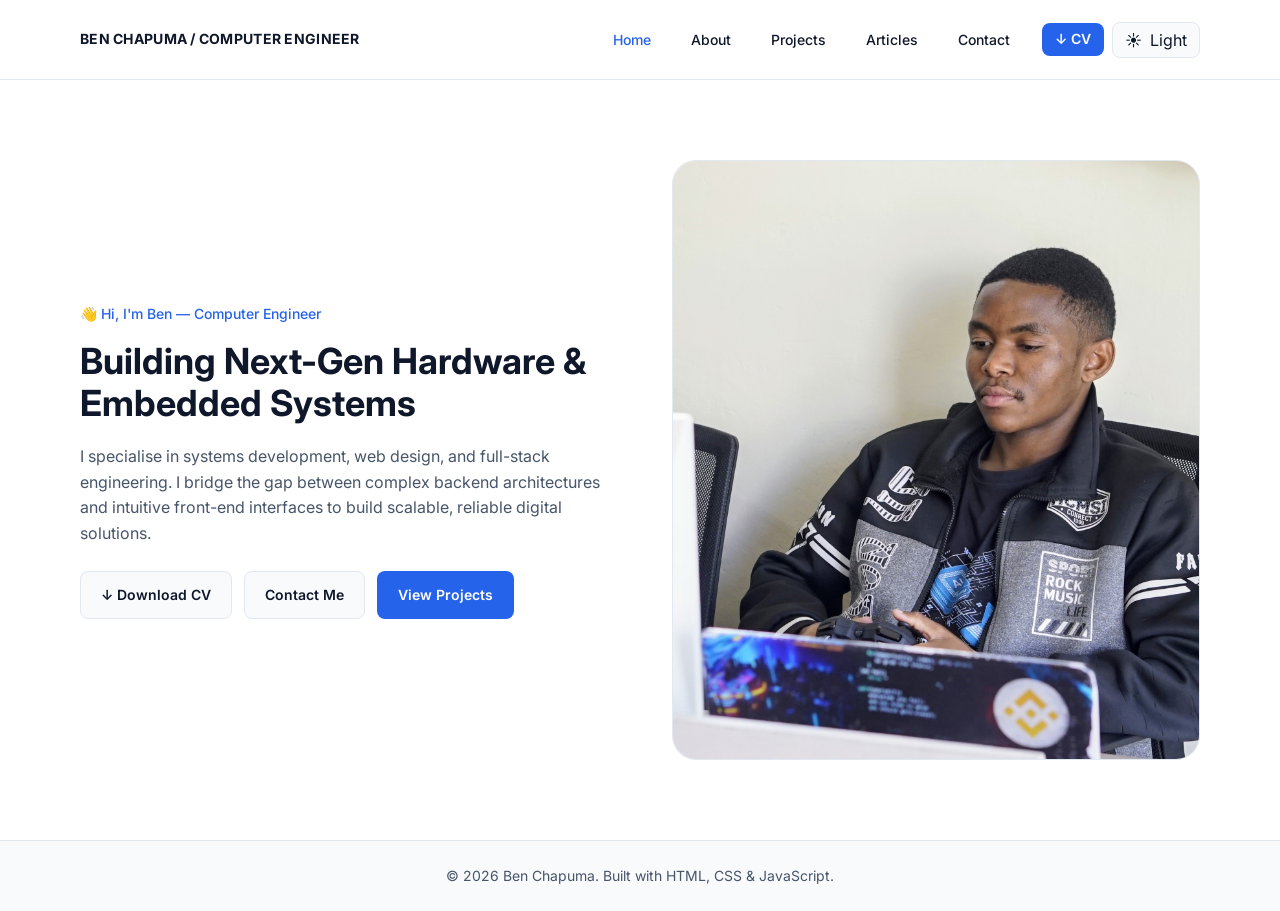
<file: index.html>
<!DOCTYPE html>
<html lang="en" data-theme="light">
<head>
  <meta charset="UTF-8">
  <meta name="viewport" content="width=device-width, initial-scale=1.0">
  <title>Ben Chapuma — Computer Engineer</title>
  <meta name="description" content="Portfolio of Ben Chapuma, a Computer Engineer specialising in systems development, web design and full-stack engineering.">
  <link rel="icon" type="image/svg+xml" href="assets/favicon.svg">
  <link rel="preconnect" href="https://fonts.googleapis.com">
  <link rel="preconnect" href="https://fonts.gstatic.com" crossorigin>
  <link href="https://fonts.googleapis.com/css2?family=Inter:wght@400;500;600;700&display=swap" rel="stylesheet" media="print" onload="this.media='all'">
<noscript><link href="https://fonts.googleapis.com/css2?family=Inter:wght@400;500;600;700&display=swap" rel="stylesheet"></noscript>
  <link rel="stylesheet" href="css/tokens.css">
  <link rel="stylesheet" href="css/base.css">
  <link rel="stylesheet" href="css/components.css">
</head>
<body>

  <header class="site-header">
    <div class="container site-header__inner">
      <a href="index.html" class="site-header__logo">Ben Chapuma / Computer Engineer</a>

      <nav class="site-nav" aria-label="Primary">
        <ul class="site-nav__list">
          <li><a class="site-nav__link" href="index.html" aria-current="page">Home</a></li>
          <li><a class="site-nav__link" href="about.html">About</a></li>
          <li><a class="site-nav__link" href="projects.html">Projects</a></li>
          <li><a class="site-nav__link" href="articles.html">Articles</a></li>
          <li><a class="site-nav__link" href="contact.html">Contact</a></li>
        </ul>
      </nav>

      <div class="site-header__actions">
        <a href="assets/docs/cv.pdf" class="btn btn--cv" download aria-label="Download CV (PDF)">↓ CV</a>
        <button type="button" class="theme-toggle" id="theme-toggle" aria-label="Toggle dark mode" aria-pressed="false">
        <span aria-hidden="true" data-theme-icon>☀</span>
        <span data-theme-label>Light</span>
        </button>
        <button type="button" class="nav-toggle" id="nav-toggle" aria-label="Open menu" aria-expanded="false" aria-controls="mobile-nav">
          <span aria-hidden="true">☰</span>
        </button>
      </div>
    </div>

    <nav class="mobile-nav container" id="mobile-nav" data-open="false" aria-label="Mobile">
      <ul class="mobile-nav__list">
        <li><a class="mobile-nav__link" href="index.html" aria-current="page">Home</a></li>
        <li><a class="mobile-nav__link" href="about.html">About</a></li>
        <li><a class="mobile-nav__link" href="projects.html">Projects</a></li>
        <li><a class="mobile-nav__link" href="articles.html">Articles</a></li>
        <li><a class="mobile-nav__link" href="contact.html">Contact</a></li>
      </ul>
    </nav>
  </header>

  <main id="main">
    <section class="hero container">
      <div class="hero__grid">
        <div class="hero__content">
          <span class="hero__badge">👋 Hi, I'm Ben — Computer Engineer</span>
          <h1 class="hero__title">Building Next-Gen Hardware &amp; Embedded Systems</h1>
          <p class="hero__lead">
            I specialise in systems development, web design, and full-stack engineering.
            I bridge the gap between complex backend architectures and intuitive front-end
            interfaces to build scalable, reliable digital solutions.
          </p>
          <div class="hero__actions">
            <a href="assets/docs/cv.pdf" class="btn btn--secondary" download>↓ Download CV</a>
            <a href="contact.html" class="btn btn--secondary">Contact Me</a>
            <a href="projects.html" class="btn btn--primary">View Projects</a>
          </div>
        </div>
        <div>
          <img
            class="hero__media"
            src="assets/images/hero.jpg"
            alt="Portrait of Ben Chapuma at a workstation"
            width="600" height="600">
        </div>
      </div>
    </section>
  </main>

  <footer class="site-footer">
    <div class="container">
      <p>© <span id="year"></span> Ben Chapuma. Built with HTML, CSS &amp; JavaScript.</p>
    </div>
  </footer>

  <script src="js/theme.js" defer></script>
  <script src="js/nav.js" defer></script>
  <script>document.getElementById('year').textContent = new Date().getFullYear();</script>
</body>
</html>
</file>
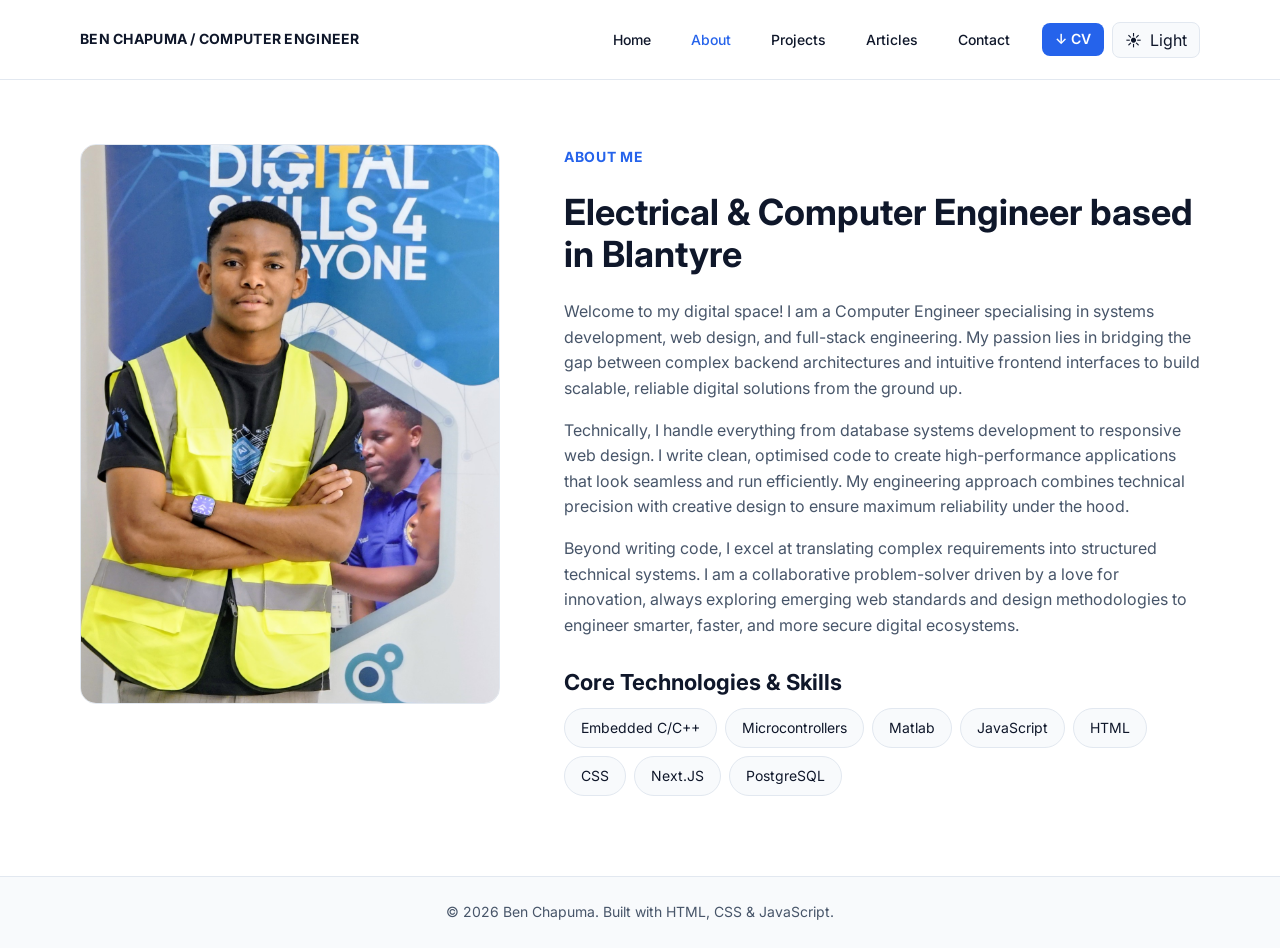
<file: about.html>
<!DOCTYPE html>
<html lang="en" data-theme="light">
<head>
  <meta charset="UTF-8">
  <meta name="viewport" content="width=device-width, initial-scale=1.0">
  <title>About — Ben Chapuma</title>
  <meta name="description" content="About Ben Chapuma — a Computer Engineer specialising in systems development, web design and full-stack engineering.">
  <link rel="icon" type="image/svg+xml" href="assets/favicon.svg">
  <link rel="preconnect" href="https://fonts.googleapis.com">
  <link rel="preconnect" href="https://fonts.gstatic.com" crossorigin>
  <link href="https://fonts.googleapis.com/css2?family=Inter:wght@400;500;600;700&display=swap" rel="stylesheet" media="print" onload="this.media='all'">
<noscript><link href="https://fonts.googleapis.com/css2?family=Inter:wght@400;500;600;700&display=swap" rel="stylesheet"></noscript>
  <link rel="stylesheet" href="css/tokens.css">
  <link rel="stylesheet" href="css/base.css">
  <link rel="stylesheet" href="css/components.css">
</head>
<body>

  <header class="site-header">
    <div class="container site-header__inner">
      <a href="index.html" class="site-header__logo">Ben Chapuma / Computer Engineer</a>

      <nav class="site-nav" aria-label="Primary">
        <ul class="site-nav__list">
          <li><a class="site-nav__link" href="index.html">Home</a></li>
          <li><a class="site-nav__link" href="about.html" aria-current="page">About</a></li>
          <li><a class="site-nav__link" href="projects.html">Projects</a></li>
          <li><a class="site-nav__link" href="articles.html">Articles</a></li>
          <li><a class="site-nav__link" href="contact.html">Contact</a></li>
        </ul>
      </nav>

      <div class="site-header__actions">
        <a href="assets/docs/cv.pdf" class="btn btn--cv" download aria-label="Download CV (PDF)">↓ CV</a>
        <button type="button" class="theme-toggle" id="theme-toggle" aria-label="Toggle dark mode" aria-pressed="false">
          <span aria-hidden="true" data-theme-icon>☀</span>
          <span data-theme-label>Light</span>
        </button>
        <button type="button" class="nav-toggle" id="nav-toggle" aria-label="Open menu" aria-expanded="false" aria-controls="mobile-nav">
          <span aria-hidden="true">☰</span>
        </button>
      </div>
    </div>

    <nav class="mobile-nav container" id="mobile-nav" data-open="false" aria-label="Mobile">
      <ul class="mobile-nav__list">
        <li><a class="mobile-nav__link" href="index.html">Home</a></li>
        <li><a class="mobile-nav__link" href="about.html" aria-current="page">About</a></li>
        <li><a class="mobile-nav__link" href="projects.html">Projects</a></li>
        <li><a class="mobile-nav__link" href="articles.html">Articles</a></li>
        <li><a class="mobile-nav__link" href="contact.html">Contact</a></li>
      </ul>
    </nav>
  </header>

  <main id="main">
    <section class="about container">
      <div class="about__grid">

        <div class="about__media">
          <img src="assets/images/about.jpg" alt="Portrait of Ben Chapuma">
        </div>

        <div class="about__content">
          <span class="page-header__badge">ABOUT ME</span>
          <h1>Electrical &amp; Computer Engineer based in Blantyre</h1>

          <p>
            Welcome to my digital space! I am a Computer Engineer specialising in systems
            development, web design, and full-stack engineering. My passion lies in bridging
            the gap between complex backend architectures and intuitive frontend interfaces
            to build scalable, reliable digital solutions from the ground up.
          </p>
          <p>
            Technically, I handle everything from database systems development to responsive
            web design. I write clean, optimised code to create high-performance applications
            that look seamless and run efficiently. My engineering approach combines technical
            precision with creative design to ensure maximum reliability under the hood.
          </p>
          <p>
            Beyond writing code, I excel at translating complex requirements into structured
            technical systems. I am a collaborative problem-solver driven by a love for
            innovation, always exploring emerging web standards and design methodologies to
            engineer smarter, faster, and more secure digital ecosystems.
          </p>

          <h2 class="about__skills-title">Core Technologies &amp; Skills</h2>
          <ul class="skills">
            <li>Embedded C/C++</li>
            <li>Microcontrollers</li>
            <li>Matlab</li>
            <li>JavaScript</li>
            <li>HTML</li>
            <li>CSS</li>
            <li>Next.JS</li>
            <li>PostgreSQL</li>
          </ul>
        </div>

      </div>
    </section>
  </main>

  <footer class="site-footer">
    <div class="container">
      <p>© <span id="year"></span> Ben Chapuma. Built with HTML, CSS &amp; JavaScript.</p>
    </div>
  </footer>

  <script src="js/theme.js" defer></script>
  <script src="js/nav.js" defer></script>
  <script>document.getElementById('year').textContent = new Date().getFullYear();</script>
</body>
</html>
</file>
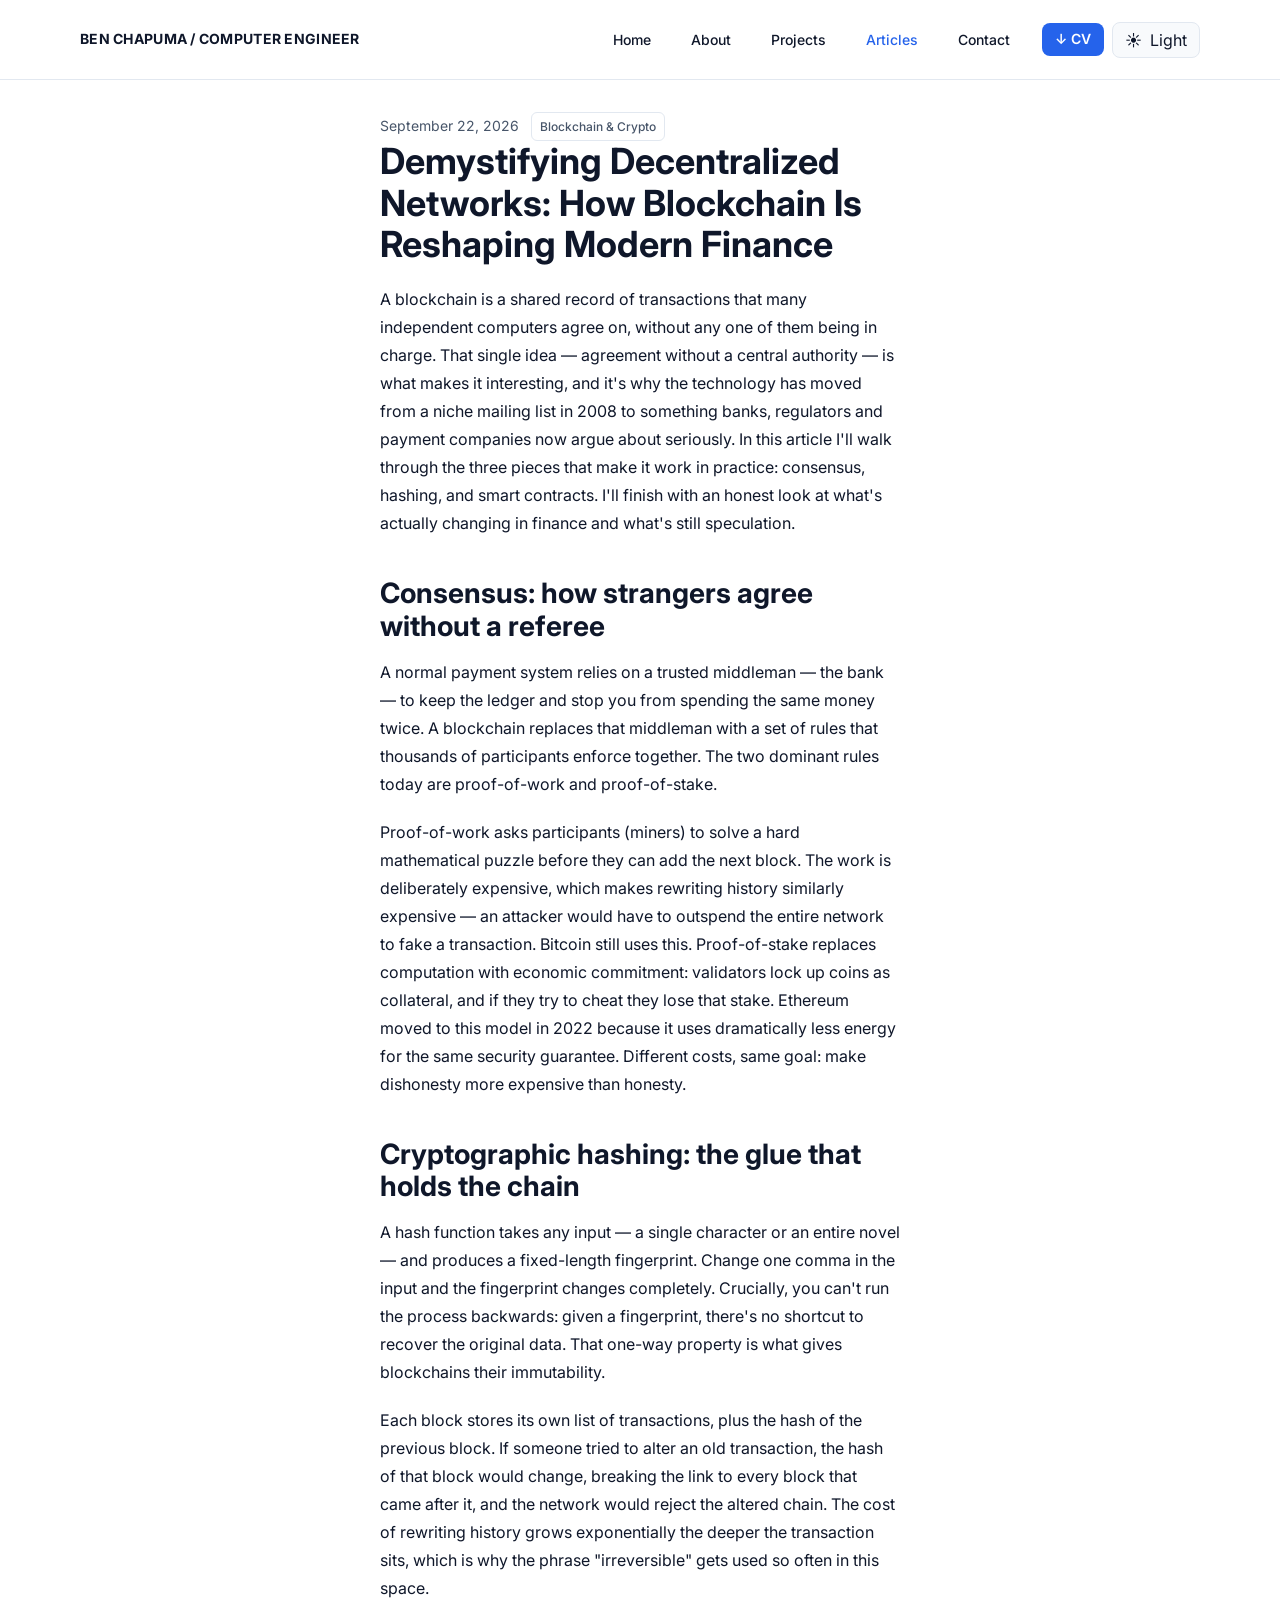
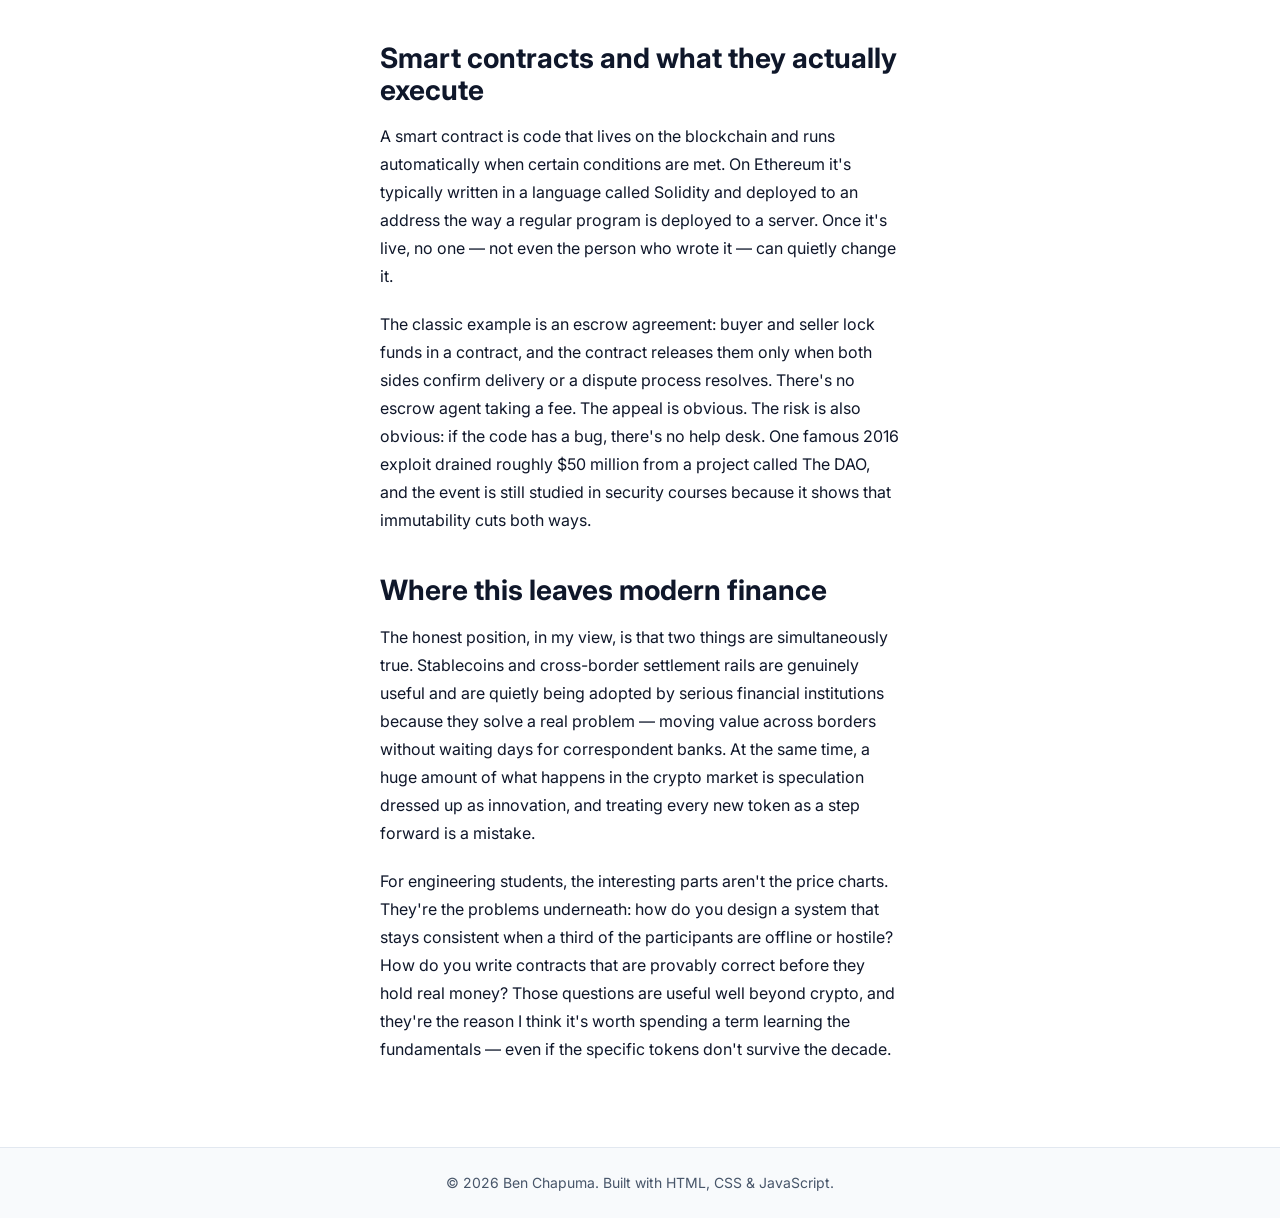
<file: article.html>
<!DOCTYPE html>
<html lang="en" data-theme="light">
<head>
  <meta charset="UTF-8">
  <meta name="viewport" content="width=device-width, initial-scale=1.0">
  <title>Demystifying Decentralized Networks — Ben Chapuma</title>
  <meta name="description" content="An engineering look at how blockchain reshapes modern finance — consensus, hashing, and smart contracts.">
  <link rel="icon" type="image/svg+xml" href="assets/favicon.svg">
  <link rel="preconnect" href="https://fonts.googleapis.com">
  <link rel="preconnect" href="https://fonts.gstatic.com" crossorigin>
  <link href="https://fonts.googleapis.com/css2?family=Inter:wght@400;500;600;700&display=swap" rel="stylesheet" media="print" onload="this.media='all'">
<noscript><link href="https://fonts.googleapis.com/css2?family=Inter:wght@400;500;600;700&display=swap" rel="stylesheet"></noscript>
  <link rel="stylesheet" href="css/tokens.css">
  <link rel="stylesheet" href="css/base.css">
  <link rel="stylesheet" href="css/components.css">
</head>
<body>

  <header class="site-header">
    <div class="container site-header__inner">
      <a href="index.html" class="site-header__logo">Ben Chapuma / Computer Engineer</a>

      <nav class="site-nav" aria-label="Primary">
        <ul class="site-nav__list">
          <li><a class="site-nav__link" href="index.html">Home</a></li>
          <li><a class="site-nav__link" href="about.html">About</a></li>
          <li><a class="site-nav__link" href="projects.html">Projects</a></li>
          <li><a class="site-nav__link" href="articles.html" aria-current="page">Articles</a></li>
          <li><a class="site-nav__link" href="contact.html">Contact</a></li>
        </ul>
      </nav>

      <div class="site-header__actions">
        <a href="assets/docs/cv.pdf" class="btn btn--cv" download aria-label="Download CV (PDF)">↓ CV</a>
        <button type="button" class="theme-toggle" id="theme-toggle" aria-label="Toggle dark mode" aria-pressed="false">
          <span aria-hidden="true" data-theme-icon>☀</span>
          <span data-theme-label>Light</span>
        </button>
        <button type="button" class="nav-toggle" id="nav-toggle" aria-label="Open menu" aria-expanded="false" aria-controls="mobile-nav">
          <span aria-hidden="true">☰</span>
        </button>
      </div>
    </div>

    <nav class="mobile-nav container" id="mobile-nav" data-open="false" aria-label="Mobile">
      <ul class="mobile-nav__list">
        <li><a class="mobile-nav__link" href="index.html">Home</a></li>
        <li><a class="mobile-nav__link" href="about.html">About</a></li>
        <li><a class="mobile-nav__link" href="projects.html">Projects</a></li>
        <li><a class="mobile-nav__link" href="articles.html" aria-current="page">Articles</a></li>
        <li><a class="mobile-nav__link" href="contact.html">Contact</a></li>
      </ul>
    </nav>
  </header>

  <main id="main">
    <article class="container article-body">
      <div class="article__meta">
        <time class="article__date" datetime="2026-09-22">September 22, 2026</time>
        <span class="tag">Blockchain &amp; Crypto</span>
      </div>
      <h1>Demystifying Decentralized Networks: How Blockchain Is Reshaping Modern Finance</h1>

      <p>
        A blockchain is a shared record of transactions that many independent computers
        agree on, without any one of them being in charge. That single idea — agreement
        without a central authority — is what makes it interesting, and it's why the
        technology has moved from a niche mailing list in 2008 to something banks,
        regulators and payment companies now argue about seriously. In this article I'll
        walk through the three pieces that make it work in practice: consensus, hashing,
        and smart contracts. I'll finish with an honest look at what's actually changing
        in finance and what's still speculation.
      </p>

      <h2>Consensus: how strangers agree without a referee</h2>
      <p>
        A normal payment system relies on a trusted middleman — the bank — to keep the
        ledger and stop you from spending the same money twice. A blockchain replaces
        that middleman with a set of rules that thousands of participants enforce
        together. The two dominant rules today are proof-of-work and proof-of-stake.
      </p>
      <p>
        Proof-of-work asks participants (miners) to solve a hard mathematical puzzle
        before they can add the next block. The work is deliberately expensive, which
        makes rewriting history similarly expensive — an attacker would have to
        outspend the entire network to fake a transaction. Bitcoin still uses this.
        Proof-of-stake replaces computation with economic commitment: validators lock
        up coins as collateral, and if they try to cheat they lose that stake.
        Ethereum moved to this model in 2022 because it uses dramatically less energy
        for the same security guarantee. Different costs, same goal: make dishonesty
        more expensive than honesty.
      </p>

      <h2>Cryptographic hashing: the glue that holds the chain</h2>
      <p>
        A hash function takes any input — a single character or an entire novel — and
        produces a fixed-length fingerprint. Change one comma in the input and the
        fingerprint changes completely. Crucially, you can't run the process backwards:
        given a fingerprint, there's no shortcut to recover the original data. That
        one-way property is what gives blockchains their immutability.
      </p>
      <p>
        Each block stores its own list of transactions, plus the hash of the previous
        block. If someone tried to alter an old transaction, the hash of that block
        would change, breaking the link to every block that came after it, and the
        network would reject the altered chain. The cost of rewriting history grows
        exponentially the deeper the transaction sits, which is why the phrase
        "irreversible" gets used so often in this space.
      </p>

      <h2>Smart contracts and what they actually execute</h2>
      <p>
        A smart contract is code that lives on the blockchain and runs automatically
        when certain conditions are met. On Ethereum it's typically written in a
        language called Solidity and deployed to an address the way a regular program
        is deployed to a server. Once it's live, no one — not even the person who
        wrote it — can quietly change it.
      </p>
      <p>
        The classic example is an escrow agreement: buyer and seller lock funds in a
        contract, and the contract releases them only when both sides confirm delivery
        or a dispute process resolves. There's no escrow agent taking a fee. The
        appeal is obvious. The risk is also obvious: if the code has a bug, there's
        no help desk. One famous 2016 exploit drained roughly $50 million from a
        project called The DAO, and the event is still studied in security courses
        because it shows that immutability cuts both ways.
      </p>

      <h2>Where this leaves modern finance</h2>
      <p>
        The honest position, in my view, is that two things are simultaneously true.
        Stablecoins and cross-border settlement rails are genuinely useful and are
        quietly being adopted by serious financial institutions because they solve a
        real problem — moving value across borders without waiting days for
        correspondent banks. At the same time, a huge amount of what happens in the
        crypto market is speculation dressed up as innovation, and treating every new
        token as a step forward is a mistake.
      </p>
      <p>
        For engineering students, the interesting parts aren't the price charts.
        They're the problems underneath: how do you design a system that stays
        consistent when a third of the participants are offline or hostile? How do you
        write contracts that are provably correct before they hold real money? Those
        questions are useful well beyond crypto, and they're the reason I think it's
        worth spending a term learning the fundamentals — even if the specific tokens
        don't survive the decade.
      </p>
    </article>
  </main>

  <footer class="site-footer">
    <div class="container">
      <p>© <span id="year"></span> Ben Chapuma. Built with HTML, CSS &amp; JavaScript.</p>
    </div>
  </footer>

  <script src="js/theme.js" defer></script>
  <script src="js/nav.js" defer></script>
  <script>document.getElementById('year').textContent = new Date().getFullYear();</script>
</body>
</html>
</file>
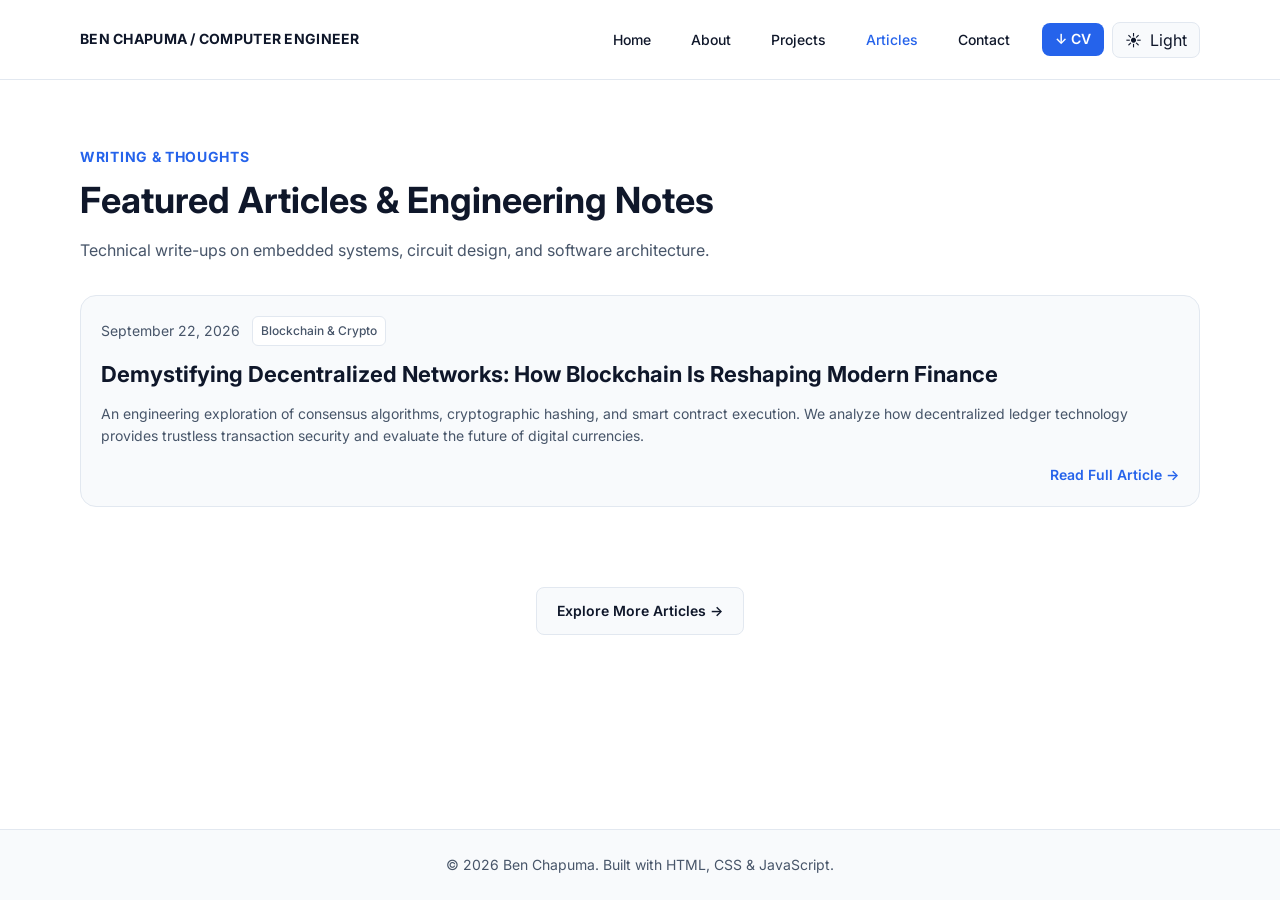
<file: articles.html>
<!DOCTYPE html>
<html lang="en" data-theme="light">
<head>
  <meta charset="UTF-8">
  <meta name="viewport" content="width=device-width, initial-scale=1.0">
  <title>Articles — Ben Chapuma</title>
  <meta name="description" content="Technical writing on blockchain, embedded systems and web engineering by Ben Chapuma.">
  <link rel="icon" type="image/svg+xml" href="assets/favicon.svg">
  <link rel="preconnect" href="https://fonts.googleapis.com">
  <link rel="preconnect" href="https://fonts.gstatic.com" crossorigin>
  <link href="https://fonts.googleapis.com/css2?family=Inter:wght@400;500;600;700&display=swap" rel="stylesheet" media="print" onload="this.media='all'">
<noscript><link href="https://fonts.googleapis.com/css2?family=Inter:wght@400;500;600;700&display=swap" rel="stylesheet"></noscript>
  <link rel="stylesheet" href="css/tokens.css">
  <link rel="stylesheet" href="css/base.css">
  <link rel="stylesheet" href="css/components.css">
</head>
<body>

  <header class="site-header">
    <div class="container site-header__inner">
      <a href="index.html" class="site-header__logo">Ben Chapuma / Computer Engineer</a>

      <nav class="site-nav" aria-label="Primary">
        <ul class="site-nav__list">
          <li><a class="site-nav__link" href="index.html">Home</a></li>
          <li><a class="site-nav__link" href="about.html">About</a></li>
          <li><a class="site-nav__link" href="projects.html">Projects</a></li>
          <li><a class="site-nav__link" href="articles.html" aria-current="page">Articles</a></li>
          <li><a class="site-nav__link" href="contact.html">Contact</a></li>
        </ul>
      </nav>

      <div class="site-header__actions">
        <a href="assets/docs/cv.pdf" class="btn btn--cv" download aria-label="Download CV (PDF)">↓ CV</a>
        <button type="button" class="theme-toggle" id="theme-toggle" aria-label="Toggle dark mode" aria-pressed="false">
          <span aria-hidden="true" data-theme-icon>☀</span>
          <span data-theme-label>Light</span>
        </button>
        <button type="button" class="nav-toggle" id="nav-toggle" aria-label="Open menu" aria-expanded="false" aria-controls="mobile-nav">
          <span aria-hidden="true">☰</span>
        </button>
      </div>
    </div>

    <nav class="mobile-nav container" id="mobile-nav" data-open="false" aria-label="Mobile">
      <ul class="mobile-nav__list">
        <li><a class="mobile-nav__link" href="index.html">Home</a></li>
        <li><a class="mobile-nav__link" href="about.html">About</a></li>
        <li><a class="mobile-nav__link" href="projects.html">Projects</a></li>
        <li><a class="mobile-nav__link" href="articles.html" aria-current="page">Articles</a></li>
        <li><a class="mobile-nav__link" href="contact.html">Contact</a></li>
      </ul>
    </nav>
  </header>

  <main id="main">
    <section class="container page-header">
      <span class="page-header__badge">WRITING &amp; THOUGHTS</span>
      <h1>Featured Articles &amp; Engineering Notes</h1>
      <p class="page-header__lead">Technical write-ups on embedded systems, circuit design, and software architecture.</p>
    </section>

    <section class="container" aria-label="Featured article">
      <div class="card-grid" style="grid-template-columns: 1fr;">
        <article class="card">
          <div class="article__meta">
            <time class="article__date" datetime="2026-09-22">September 22, 2026</time>
            <span class="tag">Blockchain &amp; Crypto</span>
          </div>
          <h2 class="card__title">Demystifying Decentralized Networks: How Blockchain Is Reshaping Modern Finance</h2>
          <p class="card__body">
            An engineering exploration of consensus algorithms, cryptographic hashing,
            and smart contract execution. We analyze how decentralized ledger technology
            provides trustless transaction security and evaluate the future of digital
            currencies.
          </p>
          <div class="card__footer">
            <span></span>
            <a class="card__link" href="article.html">Read Full Article →</a>
          </div>
        </article>
      </div>

      <div style="display: flex; justify-content: center; padding: var(--space-8) 0 var(--space-12);">
        <a class="btn btn--secondary" href="articles.html">Explore More Articles →</a>
      </div>
    </section>
  </main>

  <footer class="site-footer">
    <div class="container">
      <p>© <span id="year"></span> Ben Chapuma. Built with HTML, CSS &amp; JavaScript.</p>
    </div>
  </footer>

  <script src="js/theme.js" defer></script>
  <script src="js/nav.js" defer></script>
  <script>document.getElementById('year').textContent = new Date().getFullYear();</script>
</body>
</html>
</file>
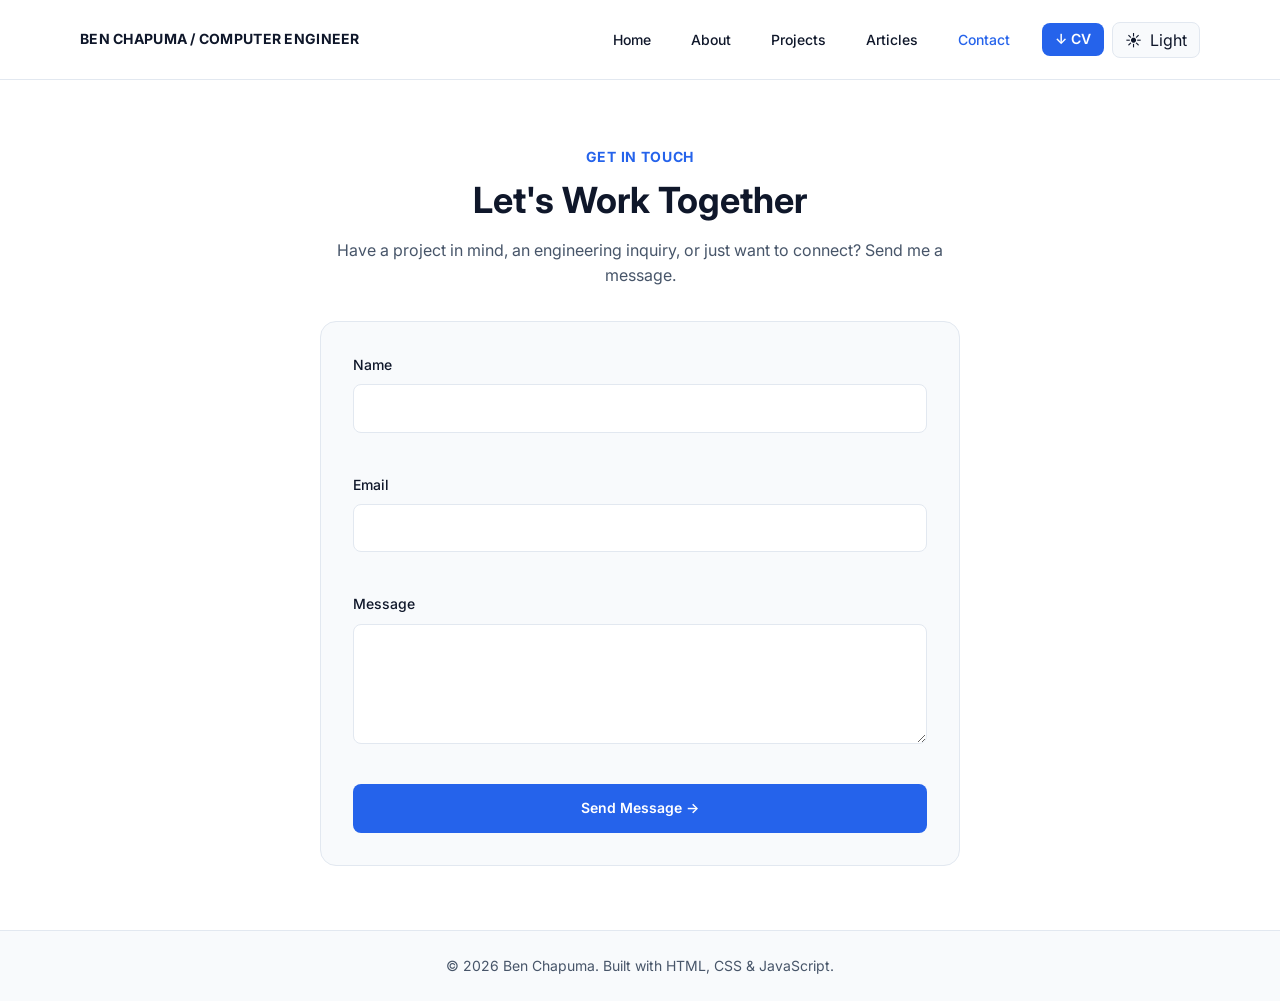
<file: contact.html>
<!DOCTYPE html>
<html lang="en" data-theme="light">
<head>
  <meta charset="UTF-8">
  <meta name="viewport" content="width=device-width, initial-scale=1.0">
  <title>Contact — Ben Chapuma</title>
  <meta name="description" content="Get in touch with Ben Chapuma — project inquiries, engineering collaborations, or just to connect.">
  <link rel="icon" type="image/svg+xml" href="assets/favicon.svg">
  <link rel="preconnect" href="https://fonts.googleapis.com">
  <link rel="preconnect" href="https://fonts.gstatic.com" crossorigin>
  <link href="https://fonts.googleapis.com/css2?family=Inter:wght@400;500;600;700&display=swap" rel="stylesheet" media="print" onload="this.media='all'">
<noscript><link href="https://fonts.googleapis.com/css2?family=Inter:wght@400;500;600;700&display=swap" rel="stylesheet"></noscript>
  <link rel="stylesheet" href="css/tokens.css">
  <link rel="stylesheet" href="css/base.css">
  <link rel="stylesheet" href="css/components.css">
</head>
<body>

  <header class="site-header">
    <div class="container site-header__inner">
      <a href="index.html" class="site-header__logo">Ben Chapuma / Computer Engineer</a>

      <nav class="site-nav" aria-label="Primary">
        <ul class="site-nav__list">
          <li><a class="site-nav__link" href="index.html">Home</a></li>
          <li><a class="site-nav__link" href="about.html">About</a></li>
          <li><a class="site-nav__link" href="projects.html">Projects</a></li>
          <li><a class="site-nav__link" href="articles.html">Articles</a></li>
          <li><a class="site-nav__link" href="contact.html" aria-current="page">Contact</a></li>
        </ul>
      </nav>

      <div class="site-header__actions">
        <a href="assets/docs/cv.pdf" class="btn btn--cv" download aria-label="Download CV (PDF)">↓ CV</a>
        <button type="button" class="theme-toggle" id="theme-toggle" aria-label="Toggle dark mode" aria-pressed="false">
          <span aria-hidden="true" data-theme-icon>☀</span>
          <span data-theme-label>Light</span>
        </button>
        <button type="button" class="nav-toggle" id="nav-toggle" aria-label="Open menu" aria-expanded="false" aria-controls="mobile-nav">
          <span aria-hidden="true">☰</span>
        </button>
      </div>
    </div>

    <nav class="mobile-nav container" id="mobile-nav" data-open="false" aria-label="Mobile">
      <ul class="mobile-nav__list">
        <li><a class="mobile-nav__link" href="index.html">Home</a></li>
        <li><a class="mobile-nav__link" href="about.html">About</a></li>
        <li><a class="mobile-nav__link" href="projects.html">Projects</a></li>
        <li><a class="mobile-nav__link" href="articles.html">Articles</a></li>
        <li><a class="mobile-nav__link" href="contact.html" aria-current="page">Contact</a></li>
      </ul>
    </nav>
  </header>

<main id="main" class="contact-page">
  <section class="container page-header">
    <span class="page-header__badge">GET IN TOUCH</span>
    <h1>Let's Work Together</h1>
      <p class="page-header__lead">
        Have a project in mind, an engineering inquiry, or just want to connect?
        Send me a message.
      </p>
    </section>

    <section class="container" aria-label="Contact form">
      <form
        class="form"
        id="contact-form"
        name="contact"
        method="POST"
        data-netlify="true"
        novalidate>

        <!-- Required for Netlify Forms -->
        <input type="hidden" name="form-name" value="contact">

        <div class="form__field" data-field="name">
          <label class="form__label" for="name">Name</label>
          <input
            class="form__input"
            type="text"
            id="name"
            name="name"
            autocomplete="name"
            required>
          <span class="form__error" id="name-error" aria-live="polite"></span>
        </div>

        <div class="form__field" data-field="email">
          <label class="form__label" for="email">Email</label>
          <input
            class="form__input"
            type="email"
            id="email"
            name="email"
            autocomplete="email"
            required>
          <span class="form__error" id="email-error" aria-live="polite"></span>
        </div>

        <div class="form__field" data-field="message">
          <label class="form__label" for="message">Message</label>
          <textarea
            class="form__textarea"
            id="message"
            name="message"
            required
            minlength="10"></textarea>
          <span class="form__error" id="message-error" aria-live="polite"></span>
        </div>

        <button type="submit" class="btn btn--primary">
          Send Message →
        </button>

        <p class="form__success" id="form-success" hidden role="status">
          Thanks — your message has been sent. I'll get back to you soon.
        </p>
      </form>
    </section>
  </main>

  <footer class="site-footer">
    <div class="container">
      <p>© <span id="year"></span> Ben Chapuma. Built with HTML, CSS &amp; JavaScript.</p>
    </div>
  </footer>

  <script src="js/theme.js" defer></script>
  <script src="js/nav.js" defer></script>
  <script src="js/form.js" defer></script>
  <script>document.getElementById('year').textContent = new Date().getFullYear();</script>
</body>
</html>
</file>
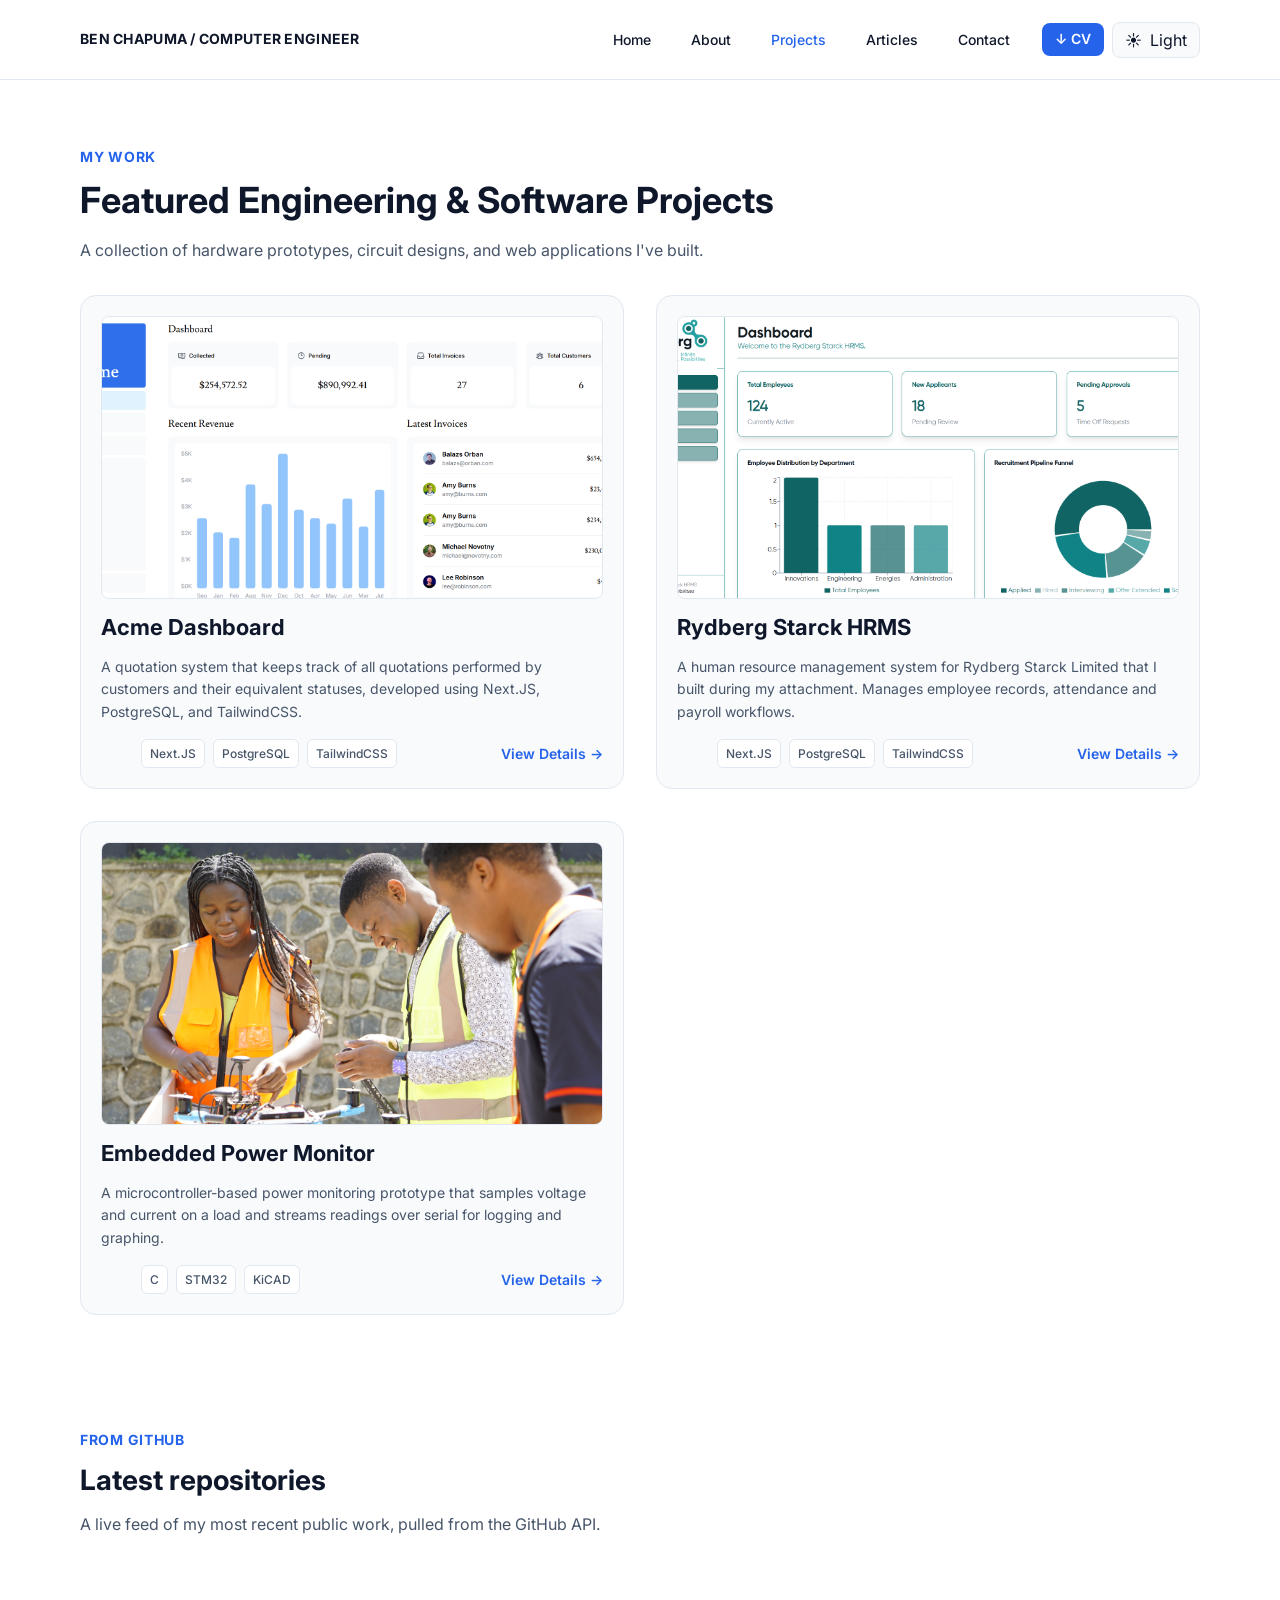
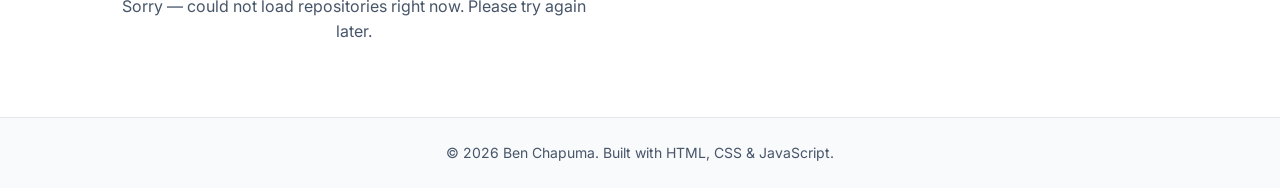
<file: projects.html>
<!DOCTYPE html>
<html lang="en" data-theme="light">
<head>
  <meta charset="UTF-8">
  <meta name="viewport" content="width=device-width, initial-scale=1.0">
  <title>Projects — Ben Chapuma</title>
  <meta name="description" content="Selected hardware, software and web projects by Ben Chapuma.">
  <link rel="icon" type="image/svg+xml" href="assets/favicon.svg">
  <link rel="preconnect" href="https://fonts.googleapis.com">
  <link rel="preconnect" href="https://fonts.gstatic.com" crossorigin>
  <link href="https://fonts.googleapis.com/css2?family=Inter:wght@400;500;600;700&display=swap" rel="stylesheet" media="print" onload="this.media='all'">
<noscript><link href="https://fonts.googleapis.com/css2?family=Inter:wght@400;500;600;700&display=swap" rel="stylesheet"></noscript>
  <link rel="stylesheet" href="css/tokens.css">
  <link rel="stylesheet" href="css/base.css">
  <link rel="stylesheet" href="css/components.css">
</head>
<body>

  <header class="site-header">
    <div class="container site-header__inner">
      <a href="index.html" class="site-header__logo">Ben Chapuma / Computer Engineer</a>

      <nav class="site-nav" aria-label="Primary">
        <ul class="site-nav__list">
          <li><a class="site-nav__link" href="index.html">Home</a></li>
          <li><a class="site-nav__link" href="about.html">About</a></li>
          <li><a class="site-nav__link" href="projects.html" aria-current="page">Projects</a></li>
          <li><a class="site-nav__link" href="articles.html">Articles</a></li>
          <li><a class="site-nav__link" href="contact.html">Contact</a></li>
        </ul>
      </nav>

      <div class="site-header__actions">
        <a href="assets/docs/cv.pdf" class="btn btn--cv" download aria-label="Download CV (PDF)">↓ CV</a>
        <button type="button" class="theme-toggle" id="theme-toggle" aria-label="Toggle dark mode" aria-pressed="false">
          <span aria-hidden="true" data-theme-icon>☀</span>
          <span data-theme-label>Light</span>
        </button>
        <button type="button" class="nav-toggle" id="nav-toggle" aria-label="Open menu" aria-expanded="false" aria-controls="mobile-nav">
          <span aria-hidden="true">☰</span>
        </button>
      </div>
    </div>

    <nav class="mobile-nav container" id="mobile-nav" data-open="false" aria-label="Mobile">
      <ul class="mobile-nav__list">
        <li><a class="mobile-nav__link" href="index.html">Home</a></li>
        <li><a class="mobile-nav__link" href="about.html">About</a></li>
        <li><a class="mobile-nav__link" href="projects.html" aria-current="page">Projects</a></li>
        <li><a class="mobile-nav__link" href="articles.html">Articles</a></li>
        <li><a class="mobile-nav__link" href="contact.html">Contact</a></li>
      </ul>
    </nav>
  </header>

  <main id="main">
    <section class="container page-header">
      <span class="page-header__badge">MY WORK</span>
      <h1>Featured Engineering &amp; Software Projects</h1>
      <p class="page-header__lead">A collection of hardware prototypes, circuit designs, and web applications I've built.</p>
    </section>

    <section class="container" aria-label="Selected projects">
      <div class="card-grid">

        <article class="card">
          <img class="card__media" src="assets/images/project-acme.png" alt="Dashboard screenshot of the Acme quotation system">
          <h2 class="card__title">Acme Dashboard</h2>
          <p class="card__body">
            A quotation system that keeps track of all quotations performed by customers
            and their equivalent statuses, developed using Next.JS, PostgreSQL, and TailwindCSS.
          </p>
          <div class="card__footer">
            <ul class="card__tags" aria-label="Technologies used">
              <li class="tag">Next.JS</li>
              <li class="tag">PostgreSQL</li>
              <li class="tag">TailwindCSS</li>
            </ul>
            <a class="card__link" href="#acme" aria-label="View details for Acme Dashboard">View Details →</a>
          </div>
        </article>

        <article class="card">
          <img class="card__media" src="assets/images/project-rydberg.png" alt="HR management dashboard from the Rydberg Starck HRMS">
          <h2 class="card__title">Rydberg Starck HRMS</h2>
          <p class="card__body">
            A human resource management system for Rydberg Starck Limited that I built during
            my attachment. Manages employee records, attendance and payroll workflows.
          </p>
          <div class="card__footer">
            <ul class="card__tags" aria-label="Technologies used">
              <li class="tag">Next.JS</li>
              <li class="tag">PostgreSQL</li>
              <li class="tag">TailwindCSS</li>
            </ul>
            <a class="card__link" href="#rydberg" aria-label="View details for Rydberg Starck HRMS">View Details →</a>
          </div>
        </article>

        <article class="card">
          <img class="card__media" src="assets/images/project-embedded.jpg" alt="Embedded power-monitoring prototype on a breadboard">
          <h2 class="card__title">Embedded Power Monitor</h2>
          <p class="card__body">
            A microcontroller-based power monitoring prototype that samples voltage and current
            on a load and streams readings over serial for logging and graphing.
          </p>
          <div class="card__footer">
            <ul class="card__tags" aria-label="Technologies used">
              <li class="tag">C</li>
              <li class="tag">STM32</li>
              <li class="tag">KiCAD</li>
            </ul>
            <a class="card__link" href="#power" aria-label="View details for Embedded Power Monitor">View Details →</a>
          </div>
        </article>

      </div>
    </section>

    <section class="container" aria-labelledby="github-heading">
      <div class="page-header">
        <span class="page-header__badge">FROM GITHUB</span>
        <h2 id="github-heading">Latest repositories</h2>
        <p class="page-header__lead">A live feed of my most recent public work, pulled from the GitHub API.</p>
      </div>

      <div class="repos" id="repos" aria-live="polite" aria-busy="true">
        <p class="repos__status">Loading repositories…</p>
      </div>
    </section>
  </main>

  <footer class="site-footer">
    <div class="container">
      <p>© <span id="year"></span> Ben Chapuma. Built with HTML, CSS &amp; JavaScript.</p>
    </div>
  </footer>

  <script src="js/theme.js" defer></script>
  <script src="js/nav.js" defer></script>
  <script src="js/github.js" defer></script>
  <script>document.getElementById('year').textContent = new Date().getFullYear();</script>
</body>
</html>
</file>
<file: css/tokens.css>
/* ==========================================================================
   tokens.css — Design tokens
   Source: Figma "Personal Portfolio" file, Page 01 — Design System & Tokens
   ========================================================================== */

:root {
  /* ---- Colours: Light mode (default) ---- */
  --bg-primary:   #FFFFFF;
  --bg-surface:   #F8FAFC;
  --text-primary: #0F172A;
  --text-muted:   #475569;
  --accent:       #2563EB;
  --accent-text:  #FFFFFF;
  --stroke:       #E2E8F0;
  --error:        #DC2626;
  --error-bg:     #FEF2F2;

  /* ---- Spacing scale (4px base) ---- */
  --space-1:  4px;
  --space-2:  8px;
  --space-3:  12px;
  --space-4:  16px;
  --space-5:  20px;
  --space-6:  24px;
  --space-8:  32px;
  --space-10: 40px;
  --space-12: 48px;
  --space-16: 64px;
  --space-20: 80px;

  /* ---- Type scale ---- */
  --font-family: "Inter", system-ui, -apple-system, "Segoe UI", Roboto, sans-serif;
  --fs-h1:    2.25rem;
  --fs-h2:    1.75rem;
  --fs-h3:    1.375rem;
  --fs-body:  1rem;
  --fs-small: 0.875rem;
  --lh-tight: 1.15;
  --lh-body:  1.6;

  /* ---- Radii ---- */
  --radius-sm:   6px;
  --radius-md:   8px;
  --radius-lg:   16px;
  --radius-xl:   24px;
  --radius-pill: 999px;

  /* ---- Layout ---- */
  --container-max: 1280px;
  --header-h:      64px;
  --border:        1px solid var(--stroke);

  /* ---- Motion ---- */
  --transition-fast: 150ms ease;
  --transition-base: 200ms ease;
}

[data-theme="dark"] {
  --bg-primary:   #0F172A;
  --bg-surface:   #1E293B;
  --text-primary: #F8FAFC;
  --text-muted:   #94A3B8;
  --accent:       #3B82F6;
  --accent-text:  #FFFFFF;
  --stroke:       #334155;
  --error:        #EF4444;
  --error-bg:     #451A1A;
}

@media (min-width: 1024px) {
  :root { --header-h: 80px; }
}

@media (prefers-reduced-motion: reduce) {
  *, *::before, *::after {
    animation-duration: 0.01ms !important;
    animation-iteration-count: 1 !important;
    transition-duration: 0.01ms !important;
    scroll-behavior: auto !important;
  }
}
</file>
<file: css/base.css>
/* ==========================================================================
   base.css — Reset + global typography
   ========================================================================== */

*, *::before, *::after { box-sizing: border-box; }
* { margin: 0; }
html { -webkit-text-size-adjust: 100%; }

body {
  font-family: var(--font-family);
  font-size: var(--fs-body);
  line-height: var(--lh-body);
  color: var(--text-primary);
  background: var(--bg-primary);
  transition: background var(--transition-base), color var(--transition-base);
  -webkit-font-smoothing: antialiased;
  min-height: 100vh;
  display: flex;
  flex-direction: column;
}

img, picture, svg, video { display: block; max-width: 100%; }
button, input, textarea, select { font: inherit; color: inherit; }

a { color: var(--accent); text-decoration: none; }
a:hover { text-decoration: underline; }

h1, h2, h3, h4 {
  line-height: var(--lh-tight);
  font-weight: 700;
  color: var(--text-primary);
}
h1 { font-size: var(--fs-h1); }
h2 { font-size: var(--fs-h2); }
h3 { font-size: var(--fs-h3); }

p { color: var(--text-muted); }

:focus-visible {
  outline: 3px solid var(--accent);
  outline-offset: 2px;
  border-radius: var(--radius-sm);
}

.container {
  width: 100%;
  max-width: var(--container-max);
  margin-inline: auto;
  padding-inline: var(--space-5);
}
@media (min-width: 768px) {
  .container { padding-inline: var(--space-10); }
}
@media (min-width: 1024px) {
  .container { padding-inline: var(--space-20); }
}

.visually-hidden {
  position: absolute;
  width: 1px; height: 1px;
  padding: 0; margin: -1px;
  overflow: hidden;
  clip: rect(0 0 0 0);
  white-space: nowrap;
  border: 0;
}

main { flex: 1; }
</file>
<file: css/components.css>
/* ==========================================================================
   components.css — Header, nav, buttons, cards, forms, footer
   ========================================================================== */

/* ---------- HEADER ---------- */
.site-header {
  position: sticky;
  top: 0;
  z-index: 50;
  background: var(--bg-primary);
  border-bottom: var(--border);
  height: var(--header-h);
}

.site-header__inner {
  display: flex;
  align-items: center;
  gap: var(--space-6);
  height: 100%;
}

.site-header__logo {
  font-weight: 700;
  font-size: var(--fs-small);
  letter-spacing: 0.02em;
  color: var(--text-primary);
  text-transform: uppercase;
  white-space: nowrap;
  overflow: hidden;
  text-overflow: ellipsis;
}

.site-nav { display: none; }

@media (min-width: 1024px) {
  .site-nav {
    display: block;
    margin-left: auto;   /* push nav + actions to the right edge */
  }
  .site-nav__list {
    display: flex;
    gap: var(--space-6);
    list-style: none;
    padding: 0;
  }
  .site-nav__link {
    color: var(--text-primary);
    font-size: var(--fs-small);
    font-weight: 500;
    padding: var(--space-2);
    border-radius: var(--radius-sm);
    transition: color var(--transition-fast);
  }
  .site-nav__link:hover,
  .site-nav__link[aria-current="page"] {
    color: var(--accent);
    text-decoration: none;
  }
}

.site-header__actions {
  display: flex;
  align-items: center;
  gap: var(--space-2);
}

/* ---------- MOBILE NAV (slide-down, content-width) ---------- */
.nav-toggle {
  display: inline-flex;
  align-items: center;
  justify-content: center;
  width: 36px;
  height: 36px;
  border: var(--border);
  background: var(--bg-surface);
  border-radius: var(--radius-md);
  cursor: pointer;
  font-size: 1.1rem;
  line-height: 1;
}
@media (min-width: 1024px) { .nav-toggle { display: none; } }

.mobile-nav {
  position: absolute;
  top: var(--header-h);
  right: var(--space-5);
  display: none;
  min-width: 160px;
  background: var(--bg-primary);
  border: var(--border);
  border-radius: var(--radius-md);
  box-shadow: 0 10px 25px rgba(0, 0, 0, 0.12);
  padding: var(--space-2);
  z-index: 60;
}
.mobile-nav[data-open="true"] { display: block; }
.mobile-nav__list { list-style: none; padding: 0; display: flex; flex-direction: column; }
.mobile-nav__link {
  display: block;
  padding: var(--space-3) var(--space-4);
  color: var(--text-primary);
  border-radius: var(--radius-sm);
  font-size: var(--fs-small);
  font-weight: 500;
}
.mobile-nav__link:hover,
.mobile-nav__link[aria-current="page"] {
  background: var(--bg-surface);
  color: var(--accent);
  text-decoration: none;
}

/* ---------- BUTTONS ---------- */
.btn {
  display: inline-flex;
  align-items: center;
  justify-content: center;
  gap: var(--space-2);
  padding: var(--space-3) var(--space-5);
  border-radius: var(--radius-md);
  border: 1px solid transparent;
  font-size: var(--fs-small);
  font-weight: 600;
  cursor: pointer;
  text-decoration: none;
  transition: background var(--transition-fast), color var(--transition-fast),
              border-color var(--transition-fast);
}
.btn:hover { text-decoration: none; }

.btn--primary { background: var(--accent); color: var(--accent-text); }
.btn--primary:hover { filter: brightness(0.92); }

.btn--secondary {
  background: var(--bg-surface);
  color: var(--text-primary);
  border-color: var(--stroke);
}
.btn--secondary:hover { border-color: var(--accent); color: var(--accent); }

.btn--block { width: 100%; }

.btn--cv {
  padding: var(--space-1) var(--space-3);
  font-size: var(--fs-small);
  background: var(--accent);
  color: var(--accent-text);
}

.theme-toggle {
  display: inline-flex;
  align-items: center;
  justify-content: center;
  min-width: 68px;          /* match the ↓ CV pill's width */
  height: 36px;
  padding: 0 var(--space-3);
  border: var(--border);
  background: var(--bg-surface);
  border-radius: var(--radius-md);
  cursor: pointer;
  font-size: 1rem;
  line-height: 1;
  gap: var(--space-2);
  color: var(--text-primary);
  transition: border-color var(--transition-fast), color var(--transition-fast);
}
.theme-toggle:hover {
  border-color: var(--accent);
  color: var(--accent);
}

/* ---------- HERO ---------- */
.hero { padding-block: var(--space-10); }
@media (min-width: 1024px) { .hero { padding-block: var(--space-20); } }

.hero__grid {
  display: grid;
  gap: var(--space-8);
  align-items: center;
}
@media (min-width: 1024px) {
  .hero__grid { grid-template-columns: 1fr 1fr; gap: var(--space-16); }
}
.hero__badge {
  display: inline-block;
  color: var(--accent);
  font-size: var(--fs-small);
  font-weight: 500;
  margin-bottom: var(--space-4);
}
.hero__title { margin-bottom: var(--space-5); }
.hero__lead {
  max-width: 55ch;
  margin-bottom: var(--space-6);
  font-size: var(--fs-body);
}
.hero__actions {
  display: flex;
  flex-direction: column;
  gap: var(--space-3);
}
@media (min-width: 640px) {
  .hero__actions { flex-direction: row; flex-wrap: wrap; }
}
.hero__media {
  border-radius: var(--radius-xl);
  overflow: hidden;
  border: var(--border);
  background: var(--bg-surface);
  aspect-ratio: 1 / 1;
  object-fit: cover;
  width: 100%;
}

/* ---------- PAGE HEADER ---------- */
.page-header { padding-block: var(--space-10) var(--space-6); }
@media (min-width: 1024px) {
  .page-header { padding-block: var(--space-16) var(--space-8); }
}
.page-header__badge {
  display: inline-block;
  color: var(--accent);
  font-size: var(--fs-small);
  font-weight: 700;
  letter-spacing: 0.05em;
  margin-bottom: var(--space-3);
}
.page-header__lead { max-width: 65ch; margin-top: var(--space-4); }

/* ---------- CARDS ---------- */
.card-grid {
  display: grid;
  gap: var(--space-6);
  padding-bottom: var(--space-12);
}
@media (min-width: 768px) {
  .card-grid { grid-template-columns: repeat(2, 1fr); gap: var(--space-8); }
}
.card {
  background: var(--bg-surface);
  border: var(--border);
  border-radius: var(--radius-lg);
  padding: var(--space-5);
  display: flex;
  flex-direction: column;
  gap: var(--space-4);
}
.card__media {
  aspect-ratio: 16 / 9;
  border-radius: var(--radius-md);
  background: var(--bg-primary);
  border: var(--border);
  object-fit: cover;
  width: 100%;
}
.card__title { font-size: var(--fs-h3); }
.card__body { font-size: var(--fs-small); color: var(--text-muted); }
.card__footer {
  display: flex;
  flex-wrap: wrap;
  align-items: center;
  justify-content: space-between;
  gap: var(--space-3);
  margin-top: auto;
}
.card__tags { display: flex; flex-wrap: wrap; gap: var(--space-2); }
.tag {
  display: inline-block;
  padding: var(--space-1) var(--space-2);
  border: var(--border);
  border-radius: var(--radius-sm);
  background: var(--bg-primary);
  font-size: 0.75rem;
  font-weight: 500;
  color: var(--text-muted);
}
.card__link { font-size: var(--fs-small); font-weight: 600; color: var(--accent); }

/* ---------- SKILLS PILLS ---------- */
.skills {
  display: flex;
  flex-wrap: wrap;
  gap: var(--space-2);
  list-style: none;
  padding: 0;
  margin-top: var(--space-3);
}
.skills li {
  padding: var(--space-2) var(--space-4);
  border: var(--border);
  border-radius: var(--radius-pill);
  background: var(--bg-surface);
  font-size: var(--fs-small);
  color: var(--text-primary);
}

/* ---------- FORMS ---------- */
.form {
  display: flex;
  flex-direction: column;
  gap: var(--space-4);
  max-width: 640px;
  margin-inline: auto;              /* centers the card horizontally */
  margin-bottom: var(--space-16);   /* breathing room above footer */
  padding: var(--space-6);
  background: var(--bg-surface);
  border: var(--border);
  border-radius: var(--radius-lg);
}
@media (min-width: 768px) {
  .form { padding: var(--space-8); }
}
.form__field { display: flex; flex-direction: column; gap: var(--space-2); }
.form__label { font-size: var(--fs-small); font-weight: 500; color: var(--text-primary); }
.form__input,
.form__textarea {
  width: 100%;
  padding: var(--space-3) var(--space-4);
  border: 1px solid var(--stroke);
  border-radius: var(--radius-md);
  background: var(--bg-primary);
  color: var(--text-primary);
  font-size: var(--fs-small);
}
.form__textarea { min-height: 120px; resize: vertical; }
.form__input:focus,
.form__textarea:focus {
  outline: none;
  border-color: var(--accent);
  box-shadow: 0 0 0 3px rgba(37, 99, 235, 0.25);
}
.form__field[data-invalid="true"] .form__input,
.form__field[data-invalid="true"] .form__textarea { border-color: var(--error); }
.form__error { font-size: var(--fs-small); color: var(--error); min-height: 1.2em; }
.form__success {
  padding: var(--space-3) var(--space-4);
  background: var(--bg-primary);
  border: 1px solid var(--accent);
  color: var(--accent);
  border-radius: var(--radius-md);
  font-size: var(--fs-small);
}

/* ---------- FOOTER ---------- */
.site-footer {
  border-top: var(--border);
  padding-block: var(--space-6);
  background: var(--bg-surface);
  color: var(--text-muted);
  font-size: var(--fs-small);
  text-align: center;
}

/* ---------- 404 ---------- */
.not-found {
  text-align: center;
  padding-block: var(--space-16);
  display: flex;
  flex-direction: column;
  align-items: center;
  gap: var(--space-5);
}
.not-found__code {
  font-size: clamp(4rem, 12vw, 6rem);
  font-weight: 700;
  color: var(--accent);
  line-height: 1;
}
.not-found__title { font-size: var(--fs-h2); }
.not-found__text  { max-width: 45ch; }

.not-found__tag {
  display: inline-block;
  padding: var(--space-1) var(--space-3);
  border: 1px solid var(--error);
  border-radius: var(--radius-pill);
  color: var(--error);
  background: var(--error-bg);
  font-size: var(--fs-small);
  font-weight: 600;
  letter-spacing: 0.05em;
  text-transform: uppercase;
}
.not-found__code {
  margin-top: var(--space-2);
}

/* ---------- GITHUB REPOS ---------- */
.repos {
  display: grid;
  gap: var(--space-6);
  padding-bottom: var(--space-12);
}
@media (min-width: 768px) { .repos { grid-template-columns: repeat(2, 1fr); } }
.repo {
  background: var(--bg-surface);
  border: var(--border);
  border-radius: var(--radius-lg);
  padding: var(--space-5);
  display: flex;
  flex-direction: column;
  gap: var(--space-3);
}
.repo__title { font-size: var(--fs-h3); }
.repo__title a { color: var(--text-primary); }
.repo__title a:hover { color: var(--accent); }
.repo__meta { display: flex; gap: var(--space-4); font-size: var(--fs-small); color: var(--text-muted); }
.repos__status { text-align: center; padding: var(--space-6); color: var(--text-muted); }

/* ---------- ABOUT ---------- */
.about {
  padding-block: var(--space-10) var(--space-12);
}
@media (min-width: 1024px) {
  .about { padding-block: var(--space-16) var(--space-20); }
}

.about__grid {
  display: grid;
  gap: var(--space-8);
}
@media (min-width: 1024px) {
  .about__grid {
    grid-template-columns: 420px 1fr;
    gap: var(--space-16);
    align-items: start;
  }
}

.about__media {
  border-radius: var(--radius-lg);
  overflow: hidden;
  border: var(--border);
  background: var(--bg-surface);
  aspect-ratio: 3 / 4;
}
.about__media img {
  width: 100%;
  height: 100%;
  object-fit: cover;
  display: block;
}

.about__content h1 { margin: var(--space-3) 0 var(--space-6); }
.about__content p { margin-bottom: var(--space-4); }
.about__skills-title {
  margin-top: var(--space-8);
  font-size: var(--fs-h3);
}

/* ---------- ARTICLES ---------- */
.article__meta {
  display: flex;
  flex-wrap: wrap;
  align-items: center;
  gap: var(--space-3);
  font-size: var(--fs-small);
  color: var(--text-muted);
}
.article__date { color: var(--text-muted); }

/* Full article reading page */
.article-body {
  max-width: 68ch;
  margin-inline: auto;
  padding-block: var(--space-8) var(--space-16);
}
.article-body h1 { margin-bottom: var(--space-5); }
.article-body h2 {
  margin-top: var(--space-10);
  margin-bottom: var(--space-4);
  font-size: var(--fs-h2);
}
.article-body h3 {
  margin-top: var(--space-8);
  margin-bottom: var(--space-3);
}
.article-body p {
  margin-bottom: var(--space-5);
  color: var(--text-primary);
  line-height: 1.75;
}
.article-body ul,
.article-body ol {
  margin: 0 0 var(--space-5) var(--space-6);
  color: var(--text-primary);
}
.article-body li { margin-bottom: var(--space-2); }
.article-body blockquote {
  border-left: 3px solid var(--accent);
  padding-left: var(--space-5);
  margin: var(--space-6) 0;
  color: var(--text-muted);
  font-style: italic;
}
.article-body code {
  background: var(--bg-surface);
  border: var(--border);
  border-radius: var(--radius-sm);
  padding: 2px 6px;
  font-size: 0.9em;
}

/* Contact page: centre the page header above the centred form */
.contact-page .page-header {
  text-align: center;
}
.contact-page .page-header__lead {
  margin-inline: auto;
}
</file>
